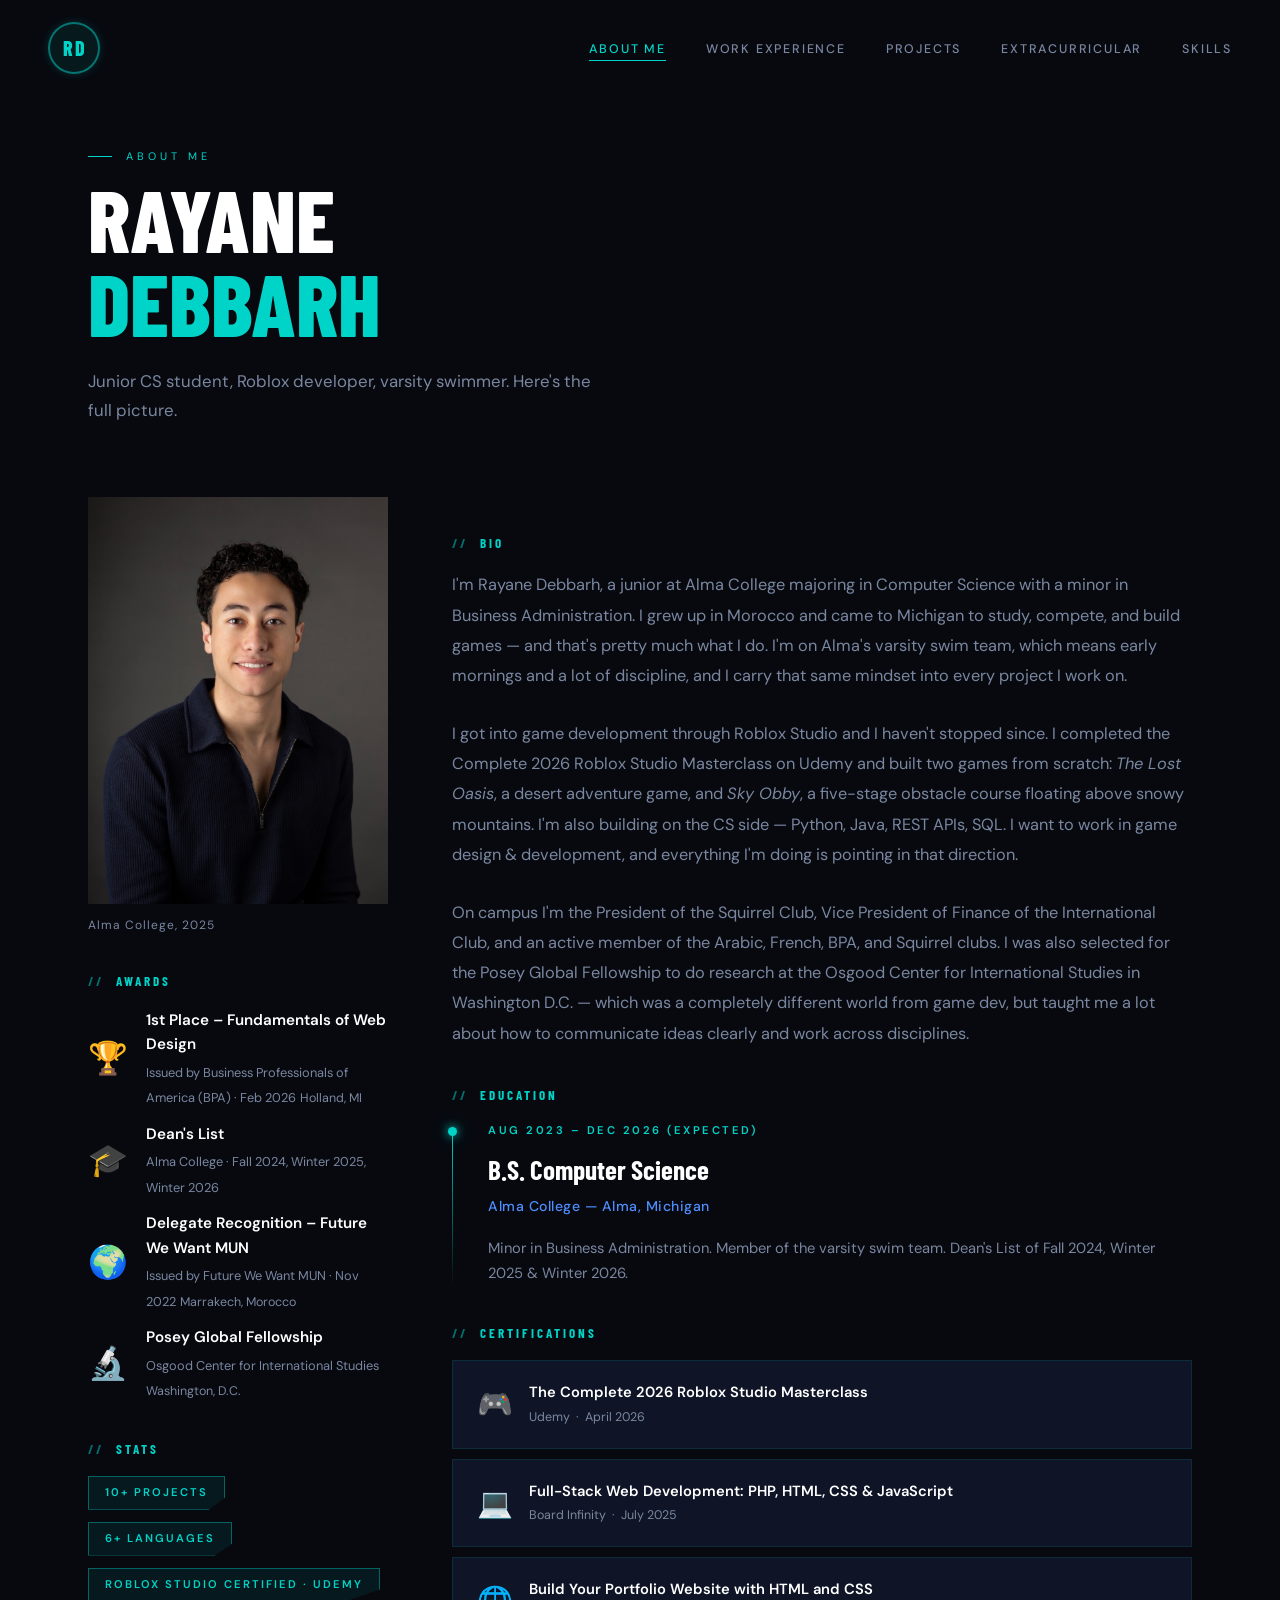
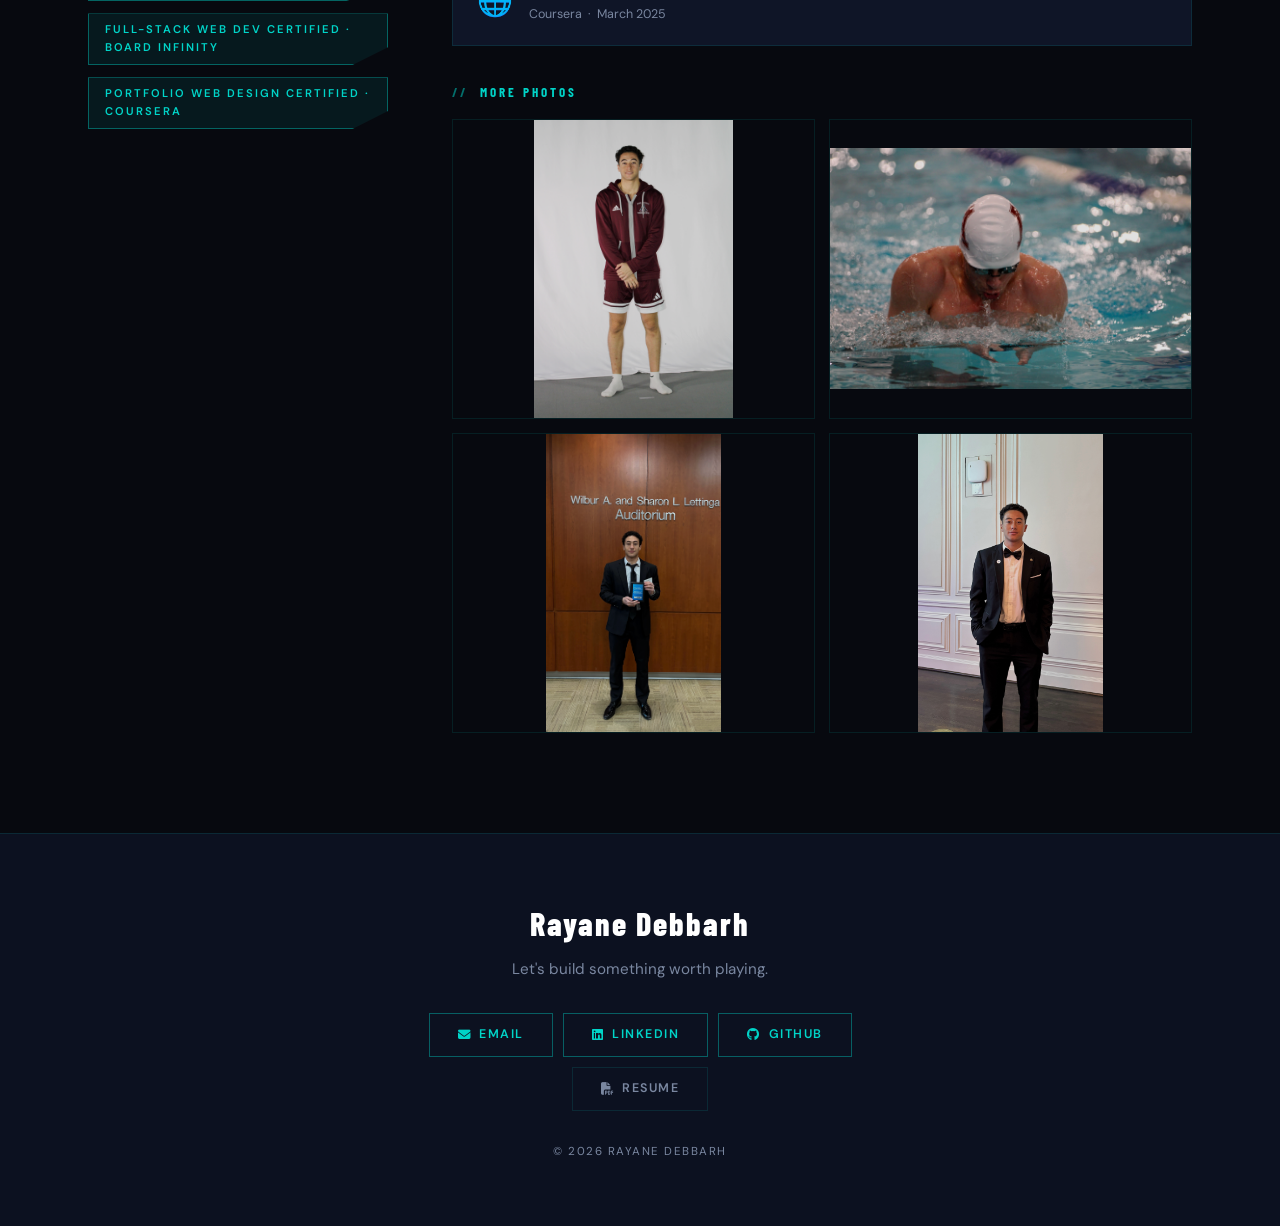
<file: about.html>
<!DOCTYPE html>
<html lang="en">
<head>
  <meta charset="UTF-8" />
  <meta name="viewport" content="width=device-width, initial-scale=1.0" />
  <title>About Me — Rayane Debbarh</title>
  <link rel="icon" type="image/png" href="favicon-96x96.png" sizes="96x96" />
  <link rel="icon" type="image/svg+xml" href="favicon.svg" />
  <link rel="shortcut icon" href="favicon.ico" />
  <link rel="apple-touch-icon" sizes="180x180" href="apple-touch-icon.png" />
  <link rel="stylesheet" href="style.css" />
  <link rel="stylesheet" href="https://cdnjs.cloudflare.com/ajax/libs/font-awesome/6.5.0/css/all.min.css" crossorigin="anonymous" />
</head>
<body>

<div class="page-hero">
  <p class="page-hero-label">About Me</p>
  <h1 class="page-hero-title">RAYANE<br><span class="accent">DEBBARH</span></h1>
  <p class="page-hero-sub">Junior CS student, Roblox developer, varsity swimmer. Here's the full picture.</p>
</div>

<div class="page-content">

  <div class="about-full-grid fade-in">

    <!-- LEFT: Photo column -->
    <div>
      <!-- PRIMARY PHOTO — swap src to change main about portrait -->
      <img src="../uploads/IMG_0826.jpeg" alt="Rayane Debbarh" />
      <p class="about-photo-caption">Alma College, 2025</p>

      <!-- AWARDS block under photo -->
      <p class="about-section-heading">Awards</p>
      <div style="display:flex;flex-direction:column;gap:12px;">
        <div class="award-item">
          <span class="award-icon">🏆</span>
          <div class="award-text">
            <strong>1st Place – Fundamentals of Web Design</strong>
            <span>Issued by Business Professionals of America (BPA) · Feb 2026</span>
            <span style="color:var(--text-muted);font-size:0.78rem;">Holland, MI</span>
          </div>
        </div>
        <div class="award-item">
          <span class="award-icon">🎓</span>
          <div class="award-text">
            <strong>Dean's List</strong>
            <span>Alma College · Fall 2024, Winter 2025, Winter 2026</span>
          </div>
        </div>
        <div class="award-item">
          <span class="award-icon">🌍</span>
          <div class="award-text">
            <strong>Delegate Recognition – Future We Want MUN</strong>
            <span>Issued by Future We Want MUN · Nov 2022</span>
            <span style="color:var(--text-muted);font-size:0.78rem;">Marrakech, Morocco</span>
          </div>
        </div>
        <div class="award-item">
          <span class="award-icon">🔬</span>
          <div class="award-text">
            <strong>Posey Global Fellowship</strong>
            <span>Osgood Center for International Studies</span>
            <span style="color:var(--text-muted);font-size:0.78rem;">Washington, D.C.</span>
          </div>
        </div>
      </div>

      <!-- HUD badges -->
      <p class="about-section-heading">Stats</p>
      <div class="hud-badges" style="flex-direction:column;align-items:flex-start;">
        <span class="hud-badge">10+ Projects</span>
        <span class="hud-badge">6+ Languages</span>
        <span class="hud-badge">Roblox Studio Certified &middot; Udemy</span>
        <span class="hud-badge">Full-Stack Web Dev Certified &middot; Board Infinity</span>
        <span class="hud-badge">Portfolio Web Design Certified &middot; Coursera</span>
      </div>
    </div>

    <!-- RIGHT: Bio column -->
    <div>
      <p class="about-section-heading">Bio</p>
      <p class="about-body-text">
        I'm Rayane Debbarh, a junior at Alma College majoring in Computer Science with a minor in Business Administration. I grew up in Morocco and came to Michigan to study, compete, and build games — and that's pretty much what I do. I'm on Alma's varsity swim team, which means early mornings and a lot of discipline, and I carry that same mindset into every project I work on.
      </p>
      <p class="about-body-text">
        I got into game development through Roblox Studio and I haven't stopped since. I completed the Complete 2026 Roblox Studio Masterclass on Udemy and built two games from scratch: <em>The Lost Oasis</em>, a desert adventure game, and <em>Sky Obby</em>, a five-stage obstacle course floating above snowy mountains. I'm also building on the CS side — Python, Java, REST APIs, SQL. I want to work in game design & development, and everything I'm doing is pointing in that direction.
      </p>
      <p class="about-body-text">
        On campus I'm the President of the Squirrel Club, Vice President of Finance of the International Club, and an active member of the Arabic, French, BPA, and Squirrel clubs. I was also selected for the Posey Global Fellowship to do research at the Osgood Center for International Studies in Washington D.C. — which was a completely different world from game dev, but taught me a lot about how to communicate ideas clearly and work across disciplines.
      </p>

      <p class="about-section-heading">Education</p>
      <div class="timeline" style="margin-top:8px;">
        <div class="timeline-entry">
          <div class="timeline-dot"></div>
          <p class="timeline-date">Aug 2023 – Dec 2026 (Expected)</p>
          <p class="timeline-role">B.S. Computer Science</p>
          <p class="timeline-org">Alma College — Alma, Michigan</p>
          <p class="timeline-desc">Minor in Business Administration. Member of the varsity swim team. Dean's List of Fall 2024, Winter 2025 &amp; Winter 2026.</p>
        </div>
      </div>

      <p class="about-section-heading">Certifications</p>
      <div style="display:flex;flex-direction:column;gap:10px;margin-top:8px;">
        <div class="cert-card">
          <span class="cert-icon">🎮</span>
          <div>
            <p class="cert-name">The Complete 2026 Roblox Studio Masterclass</p>
            <p class="cert-meta">Udemy &nbsp;·&nbsp; April 2026</p>
          </div>
        </div>
        <div class="cert-card">
          <span class="cert-icon">💻</span>
          <div>
            <p class="cert-name">Full-Stack Web Development: PHP, HTML, CSS &amp; JavaScript</p>
            <p class="cert-meta">Board Infinity &nbsp;·&nbsp; July 2025</p>
          </div>
        </div>
        <div class="cert-card">
          <span class="cert-icon">🌐</span>
          <div>
            <p class="cert-name">Build Your Portfolio Website with HTML and CSS</p>
            <p class="cert-meta">Coursera &nbsp;·&nbsp; March 2025</p>
          </div>
        </div>
      </div>

      <p class="about-section-heading">More Photos</p>
      <div style="display:grid;grid-template-columns:repeat(2,1fr);gap:14px;margin-top:12px;">
        <!-- SWIM TEAM UNIFORM — full body shot -->
        <img src="../uploads/IMG_1501.jpeg" alt="Rayane in Alma swim team uniform"
          style="width:100%;height:300px;object-fit:contain;object-position:center top;border:1px solid var(--border);filter:brightness(0.88);" />
        <!-- COMPETITION SWIMMING — in the pool -->
        <img src="../uploads/IMG_1449.jpeg" alt="Rayane competing in the pool"
          style="width:100%;height:300px;object-fit:contain;object-position:center;border:1px solid var(--border);filter:brightness(0.88);" />
        <!-- AWARD CEREMONY — full body at BPA -->
        <img src="../uploads/IMG_1140.jpeg" alt="Rayane at BPA State Conference"
          style="width:100%;height:300px;object-fit:contain;object-position:center top;border:1px solid var(--border);filter:brightness(0.88);" />
        <!-- FORMAL EVENT — full body bow tie -->
        <img src="../uploads/IMG_0907.jpeg" alt="Rayane at campus formal event"
          style="width:100%;height:300px;object-fit:contain;object-position:center top;border:1px solid var(--border);filter:brightness(0.88);" />
      </div>
    </div>

  </div>
</div>

<script src="shared.js?v=3"></script>
</body>
</html>
</file>
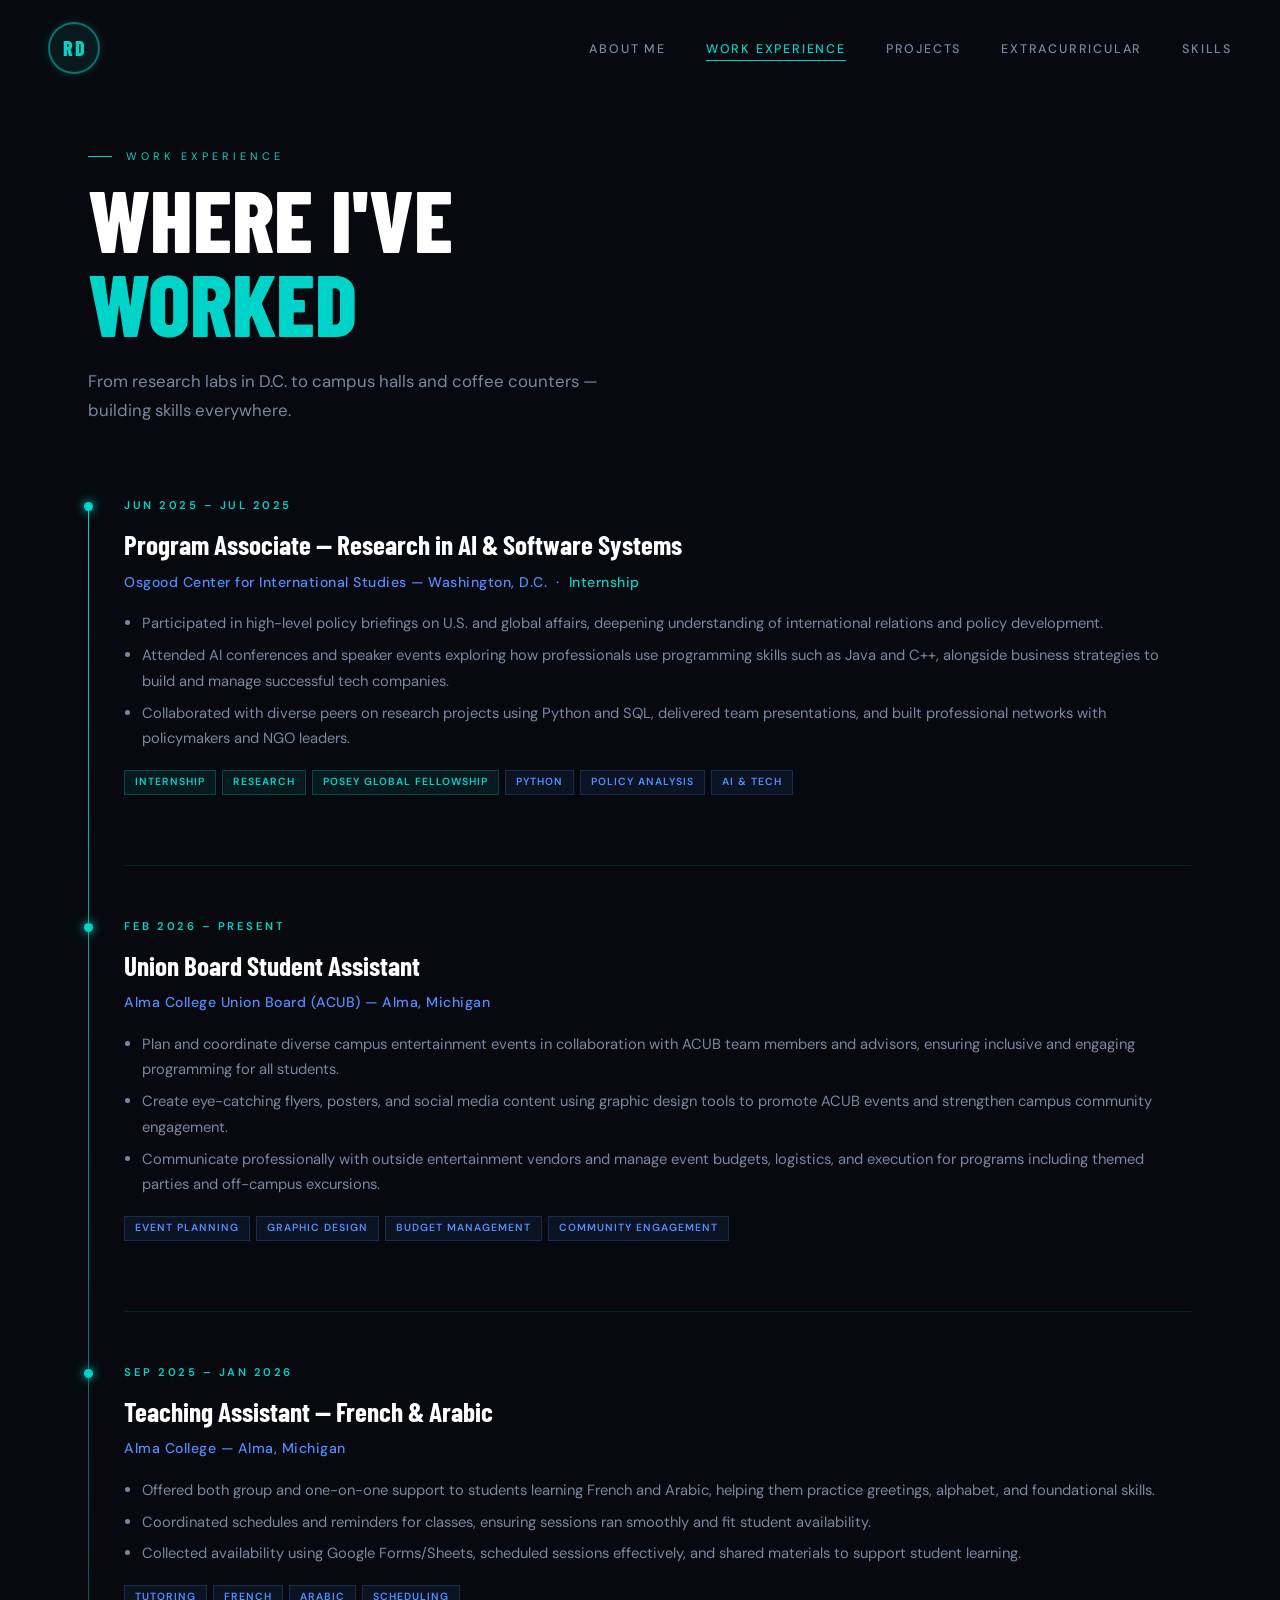
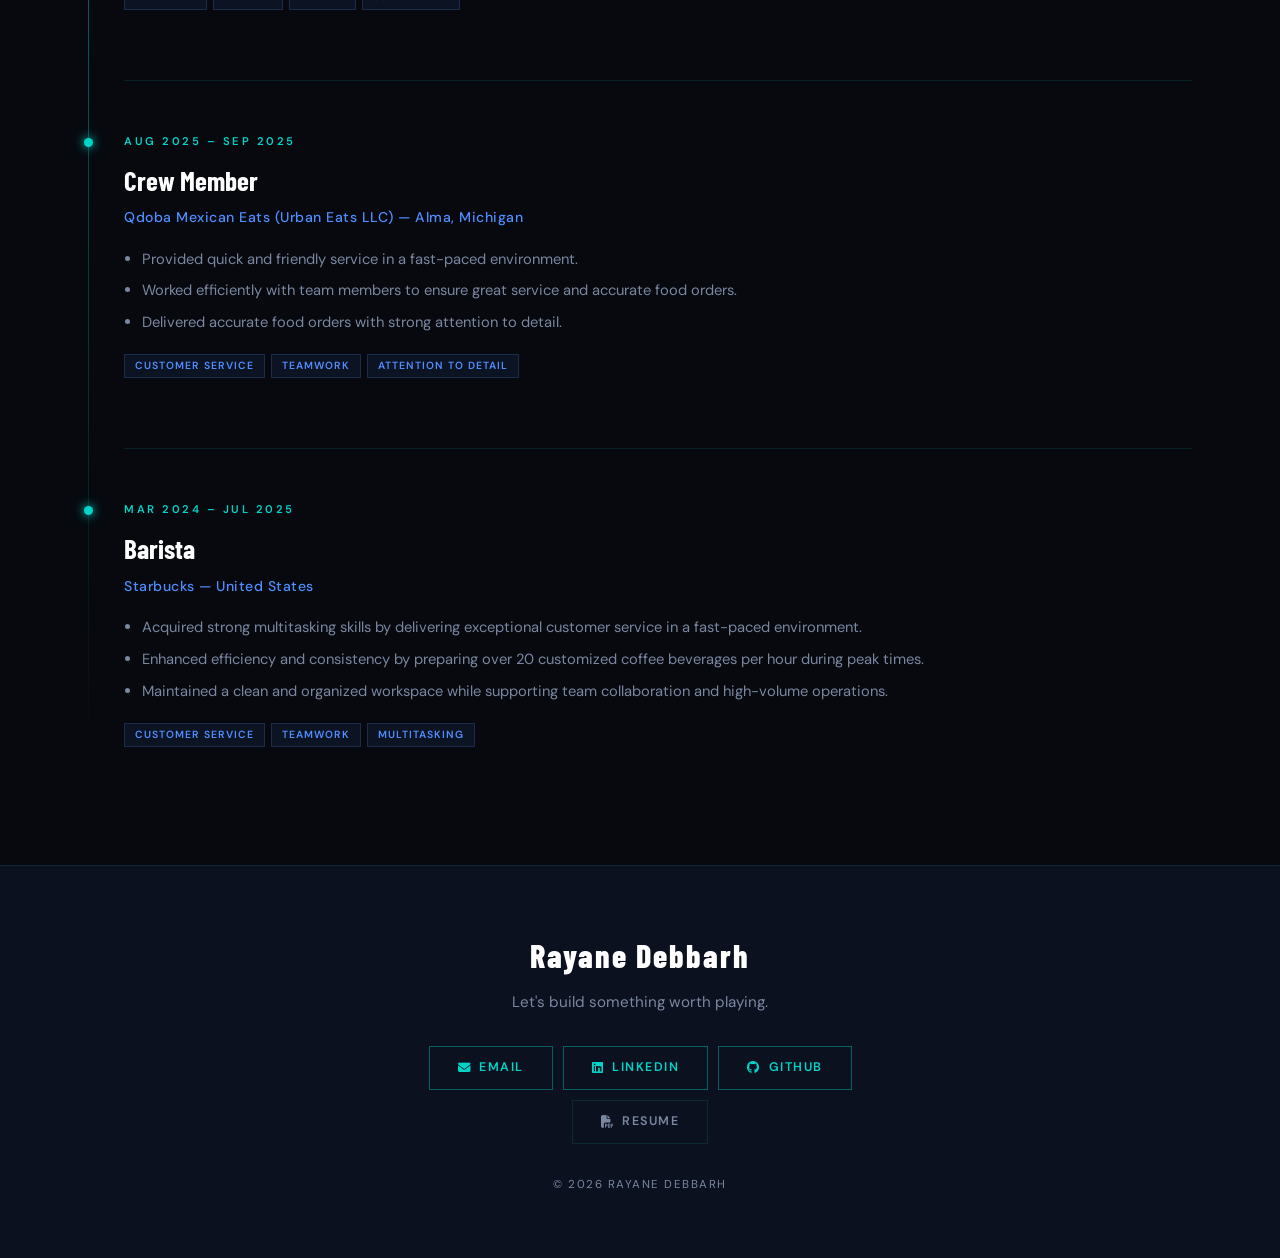
<file: experience.html>
<!DOCTYPE html>
<html lang="en">
<head>
  <meta charset="UTF-8" />
  <meta name="viewport" content="width=device-width, initial-scale=1.0" />
  <title>Work Experience — Rayane Debbarh</title>
  <link rel="icon" type="image/png" href="favicon-96x96.png" sizes="96x96" />
  <link rel="icon" type="image/svg+xml" href="favicon.svg" />
  <link rel="shortcut icon" href="favicon.ico" />
  <link rel="apple-touch-icon" sizes="180x180" href="apple-touch-icon.png" />
  <link rel="stylesheet" href="style.css" />
  <link rel="stylesheet" href="https://cdnjs.cloudflare.com/ajax/libs/font-awesome/6.5.0/css/all.min.css" crossorigin="anonymous" />
</head>
<body>

<div class="page-hero">
  <p class="page-hero-label">Work Experience</p>
  <h1 class="page-hero-title">WHERE I'VE<br><span class="accent">WORKED</span></h1>
  <p class="page-hero-sub">From research labs in D.C. to campus halls and coffee counters — building skills everywhere.</p>
</div>

<div class="page-content">
  <div class="timeline fade-in">

    <!-- 1. Program Associate — Osgood Center — Jun–Jul 2025 (Internship) -->
    <div class="timeline-entry">
      <div class="timeline-dot"></div>
      <p class="timeline-date">Jun 2025 – Jul 2025</p>
      <p class="timeline-role">Program Associate — Research in AI &amp; Software Systems</p>
      <p class="timeline-org">Osgood Center for International Studies — Washington, D.C. &nbsp;·&nbsp; <span style="color:var(--teal);">Internship</span></p>
      <ul class="timeline-bullets">
        <li>Participated in high-level policy briefings on U.S. and global affairs, deepening understanding of international relations and policy development.</li>
        <li>Attended AI conferences and speaker events exploring how professionals use programming skills such as Java and C++, alongside business strategies to build and manage successful tech companies.</li>
        <li>Collaborated with diverse peers on research projects using Python and SQL, delivered team presentations, and built professional networks with policymakers and NGO leaders.</li>
      </ul>
      <div class="tag-list" style="margin-top:18px;">
        <span class="tag teal">Internship</span>
        <span class="tag teal">Research</span>
        <span class="tag teal">Posey Global Fellowship</span>
        <span class="tag">Python</span>
        <span class="tag">Policy Analysis</span>
        <span class="tag">AI &amp; Tech</span>
      </div>
    </div>

    <!-- 2. Union Board Student Assistant — Feb 2026–Present -->
    <div class="timeline-entry">
      <div class="timeline-dot"></div>
      <p class="timeline-date">Feb 2026 – Present</p>
      <p class="timeline-role">Union Board Student Assistant</p>
      <p class="timeline-org">Alma College Union Board (ACUB) — Alma, Michigan</p>
      <ul class="timeline-bullets">
        <li>Plan and coordinate diverse campus entertainment events in collaboration with ACUB team members and advisors, ensuring inclusive and engaging programming for all students.</li>
        <li>Create eye-catching flyers, posters, and social media content using graphic design tools to promote ACUB events and strengthen campus community engagement.</li>
        <li>Communicate professionally with outside entertainment vendors and manage event budgets, logistics, and execution for programs including themed parties and off-campus excursions.</li>
      </ul>
      <div class="tag-list" style="margin-top:18px;">
        <span class="tag">Event Planning</span>
        <span class="tag">Graphic Design</span>
        <span class="tag">Budget Management</span>
        <span class="tag">Community Engagement</span>
      </div>
    </div>

    <!-- 3. Teaching Assistant French & Arabic — Sep 2025–Jan 2026 -->
    <div class="timeline-entry">
      <div class="timeline-dot"></div>
      <p class="timeline-date">Sep 2025 – Jan 2026</p>
      <p class="timeline-role">Teaching Assistant — French &amp; Arabic</p>
      <p class="timeline-org">Alma College — Alma, Michigan</p>
      <ul class="timeline-bullets">
        <li>Offered both group and one-on-one support to students learning French and Arabic, helping them practice greetings, alphabet, and foundational skills.</li>
        <li>Coordinated schedules and reminders for classes, ensuring sessions ran smoothly and fit student availability.</li>
        <li>Collected availability using Google Forms/Sheets, scheduled sessions effectively, and shared materials to support student learning.</li>
      </ul>
      <div class="tag-list" style="margin-top:18px;">
        <span class="tag">Tutoring</span>
        <span class="tag">French</span>
        <span class="tag">Arabic</span>
        <span class="tag">Scheduling</span>
      </div>
    </div>

    <!-- 4. Qdoba Crew Member — Aug–Sep 2025 -->
    <div class="timeline-entry">
      <div class="timeline-dot"></div>
      <p class="timeline-date">Aug 2025 – Sep 2025</p>
      <p class="timeline-role">Crew Member</p>
      <p class="timeline-org">Qdoba Mexican Eats (Urban Eats LLC) — Alma, Michigan</p>
      <ul class="timeline-bullets">
        <li>Provided quick and friendly service in a fast-paced environment.</li>
        <li>Worked efficiently with team members to ensure great service and accurate food orders.</li>
        <li>Delivered accurate food orders with strong attention to detail.</li>
      </ul>
      <div class="tag-list" style="margin-top:18px;">
        <span class="tag">Customer Service</span>
        <span class="tag">Teamwork</span>
        <span class="tag">Attention to Detail</span>
      </div>
    </div>

    <!-- 5. Barista — Starbucks — Mar 2024–Jul 2025 -->
    <div class="timeline-entry">
      <div class="timeline-dot"></div>
      <p class="timeline-date">Mar 2024 – Jul 2025</p>
      <p class="timeline-role">Barista</p>
      <p class="timeline-org">Starbucks — United States</p>
      <ul class="timeline-bullets">
        <li>Acquired strong multitasking skills by delivering exceptional customer service in a fast-paced environment.</li>
        <li>Enhanced efficiency and consistency by preparing over 20 customized coffee beverages per hour during peak times.</li>
        <li>Maintained a clean and organized workspace while supporting team collaboration and high-volume operations.</li>
      </ul>
      <div class="tag-list" style="margin-top:18px;">
        <span class="tag">Customer Service</span>
        <span class="tag">Teamwork</span>
        <span class="tag">Multitasking</span>
      </div>
    </div>

  </div>
</div>

<script src="shared.js?v=3"></script>
</body>
</html>
</file>
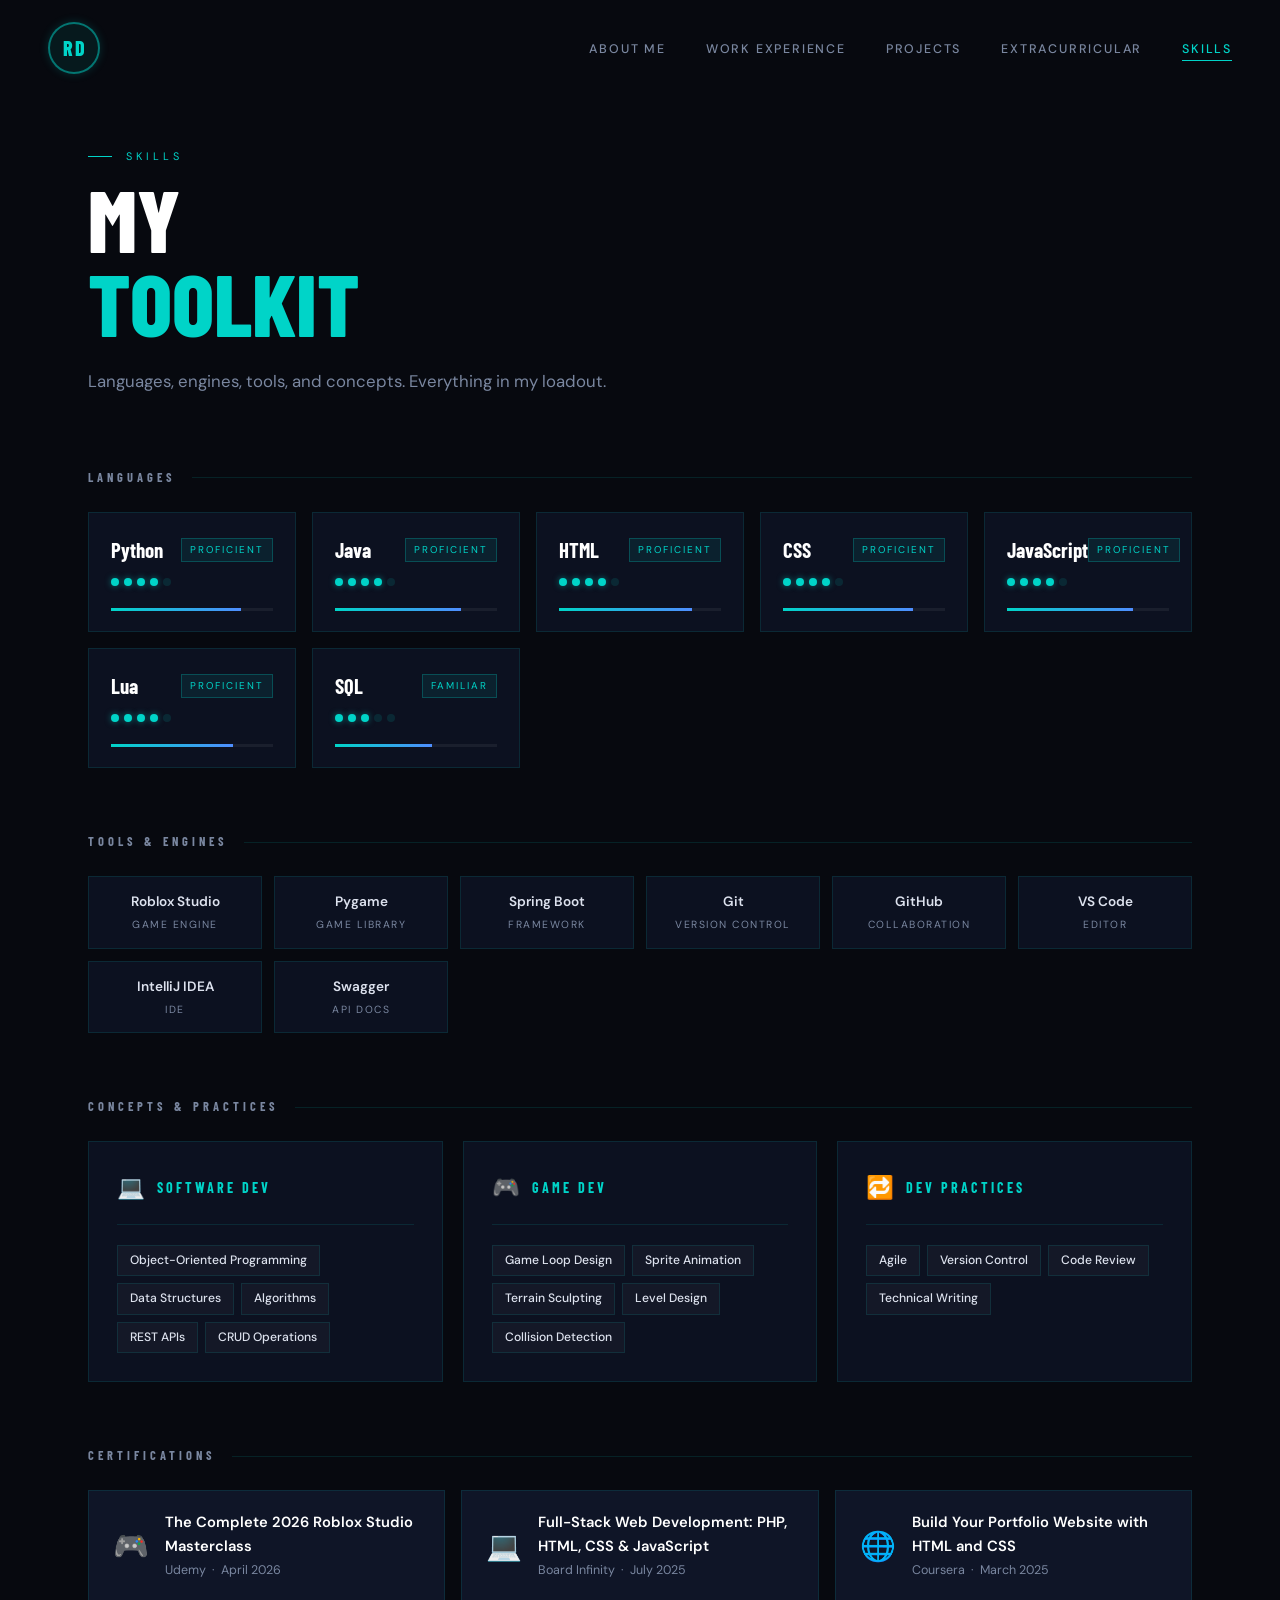
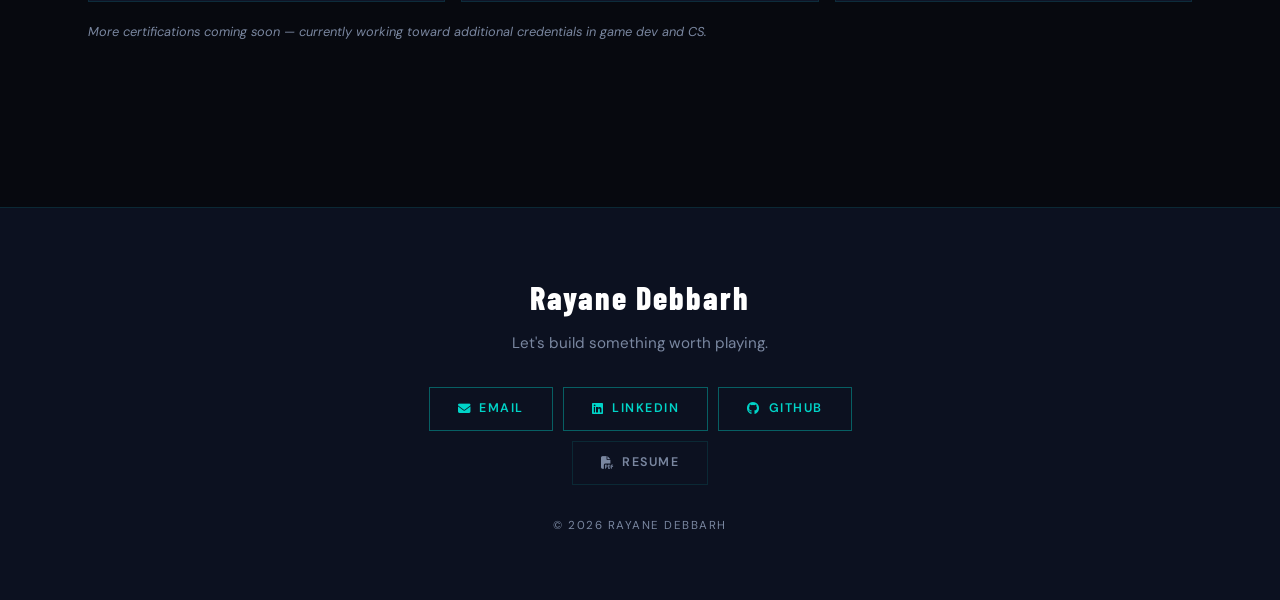
<file: skills.html>
<!DOCTYPE html>
<html lang="en">
<head>
  <meta charset="UTF-8" />
  <meta name="viewport" content="width=device-width, initial-scale=1.0" />
  <title>Skills — Rayane Debbarh</title>
  <link rel="icon" type="image/png" href="favicon-96x96.png" sizes="96x96" />
  <link rel="icon" type="image/svg+xml" href="favicon.svg" />
  <link rel="shortcut icon" href="favicon.ico" />
  <link rel="apple-touch-icon" sizes="180x180" href="apple-touch-icon.png" />
  <link rel="stylesheet" href="style.css" />
  <link rel="stylesheet" href="https://cdnjs.cloudflare.com/ajax/libs/font-awesome/6.5.0/css/all.min.css" crossorigin="anonymous" />
  <style>
    .skill-bar-wrap { margin-top: 10px; }
    .skill-bar-row { margin-bottom: 14px; }
    .skill-bar-label { display: flex; justify-content: space-between; font-size: 0.8rem; color: var(--text-muted); margin-bottom: 6px; }
    .skill-bar-label span:last-child { color: var(--teal); font-weight: 600; }
    .skill-bar-track { height: 3px; background: rgba(255,255,255,0.06); position: relative; overflow: hidden; }
    .skill-bar-fill {
      position: absolute; left: 0; top: 0; height: 100%;
      background: linear-gradient(90deg, var(--teal), var(--blue));
      width: 0; transition: width 1.2s cubic-bezier(0.4,0,0.2,1);
    }
    .skill-bar-fill.animated { width: var(--pct); }

    .cert-grid { display: grid; grid-template-columns: repeat(auto-fill, minmax(300px, 1fr)); gap: 16px; margin-top: 8px; }

    .inventory-section { margin-bottom: 64px; }
    .inventory-section-title {
      font-family: var(--heading); font-size: 0.78rem; font-weight: 700;
      letter-spacing: 4px; text-transform: uppercase; color: var(--text-muted);
      margin-bottom: 24px; display: flex; align-items: center; gap: 16px;
    }
    .inventory-section-title::after { content: ''; flex: 1; height: 1px; background: var(--border); }

    .lang-grid { display: grid; grid-template-columns: repeat(auto-fill, minmax(200px, 1fr)); gap: 16px; }
    .lang-card {
      background: var(--bg-card); border: 1px solid var(--border); padding: 20px 22px;
      transition: border-color 0.22s, transform 0.22s;
      display: flex; flex-direction: column; gap: 12px;
    }
    .lang-card:hover { border-color: var(--teal); transform: translateY(-2px); }
    .lang-card-top { display: flex; align-items: center; justify-content: space-between; }
    .lang-name { font-family: var(--heading); font-size: 1.3rem; font-weight: 700; color: #fff; }
    .lang-level {
      font-size: 0.62rem; letter-spacing: 2px; text-transform: uppercase;
      padding: 3px 8px; background: var(--teal-dim); color: var(--teal);
      border: 1px solid rgba(0,212,200,0.25);
    }
    .lang-dots { display: flex; gap: 5px; }
    .lang-dot { width: 8px; height: 8px; border-radius: 50%; background: var(--border); transition: background 0.2s; }
    .lang-dot.filled { background: var(--teal); box-shadow: 0 0 6px rgba(0,212,200,0.5); }

    .tools-grid { display: grid; grid-template-columns: repeat(auto-fill, minmax(160px, 1fr)); gap: 12px; }
    .tool-pill {
      background: var(--bg-card); border: 1px solid var(--border);
      padding: 14px 16px; text-align: center; transition: border-color 0.22s, background 0.22s;
    }
    .tool-pill:hover { border-color: rgba(0,212,200,0.4); background: var(--teal-dim); }
    .tool-pill-name { font-size: 0.85rem; font-weight: 600; color: var(--text); display: block; }
    .tool-pill-type { font-size: 0.65rem; letter-spacing: 1.5px; text-transform: uppercase; color: var(--text-muted); margin-top: 4px; display: block; }
  </style>
</head>
<body>

<div class="page-hero">
  <p class="page-hero-label">Skills</p>
  <h1 class="page-hero-title">MY<br><span class="accent">TOOLKIT</span></h1>
  <p class="page-hero-sub">Languages, engines, tools, and concepts. Everything in my loadout.</p>
</div>

<div class="page-content">

  <!-- ── LANGUAGES ─────────────────────────────────── -->
  <div class="inventory-section fade-in">
    <p class="inventory-section-title">Languages</p>
    <div class="lang-grid">

      <div class="lang-card">
        <div class="lang-card-top">
          <span class="lang-name">Python</span>
          <span class="lang-level">Proficient</span>
        </div>
        <div class="lang-dots">
          <span class="lang-dot filled"></span><span class="lang-dot filled"></span>
          <span class="lang-dot filled"></span><span class="lang-dot filled"></span>
          <span class="lang-dot"></span>
        </div>
        <div class="skill-bar-wrap">
          <div class="skill-bar-track"><div class="skill-bar-fill" style="--pct:80%"></div></div>
        </div>
      </div>

      <div class="lang-card">
        <div class="lang-card-top">
          <span class="lang-name">Java</span>
          <span class="lang-level">Proficient</span>
        </div>
        <div class="lang-dots">
          <span class="lang-dot filled"></span><span class="lang-dot filled"></span>
          <span class="lang-dot filled"></span><span class="lang-dot filled"></span>
          <span class="lang-dot"></span>
        </div>
        <div class="skill-bar-wrap">
          <div class="skill-bar-track"><div class="skill-bar-fill" style="--pct:78%"></div></div>
        </div>
      </div>

      <div class="lang-card">
        <div class="lang-card-top">
          <span class="lang-name">HTML</span>
          <span class="lang-level">Proficient</span>
        </div>
        <div class="lang-dots">
          <span class="lang-dot filled"></span><span class="lang-dot filled"></span>
          <span class="lang-dot filled"></span><span class="lang-dot filled"></span>
          <span class="lang-dot"></span>
        </div>
        <div class="skill-bar-wrap">
          <div class="skill-bar-track"><div class="skill-bar-fill" style="--pct:82%"></div></div>
        </div>
      </div>

      <div class="lang-card">
        <div class="lang-card-top">
          <span class="lang-name">CSS</span>
          <span class="lang-level">Proficient</span>
        </div>
        <div class="lang-dots">
          <span class="lang-dot filled"></span><span class="lang-dot filled"></span>
          <span class="lang-dot filled"></span><span class="lang-dot filled"></span>
          <span class="lang-dot"></span>
        </div>
        <div class="skill-bar-wrap">
          <div class="skill-bar-track"><div class="skill-bar-fill" style="--pct:80%"></div></div>
        </div>
      </div>

      <div class="lang-card">
        <div class="lang-card-top">
          <span class="lang-name">JavaScript</span>
          <span class="lang-level">Proficient</span>
        </div>
        <div class="lang-dots">
          <span class="lang-dot filled"></span><span class="lang-dot filled"></span>
          <span class="lang-dot filled"></span><span class="lang-dot filled"></span>
          <span class="lang-dot"></span>
        </div>
        <div class="skill-bar-wrap">
          <div class="skill-bar-track"><div class="skill-bar-fill" style="--pct:78%"></div></div>
        </div>
      </div>

      <div class="lang-card">
        <div class="lang-card-top">
          <span class="lang-name">Lua</span>
          <span class="lang-level">Proficient</span>
        </div>
        <div class="lang-dots">
          <span class="lang-dot filled"></span><span class="lang-dot filled"></span>
          <span class="lang-dot filled"></span><span class="lang-dot filled"></span>
          <span class="lang-dot"></span>
        </div>
        <div class="skill-bar-wrap">
          <div class="skill-bar-track"><div class="skill-bar-fill" style="--pct:75%"></div></div>
        </div>
      </div>

      <div class="lang-card">
        <div class="lang-card-top">
          <span class="lang-name">SQL</span>
          <span class="lang-level">Familiar</span>
        </div>
        <div class="lang-dots">
          <span class="lang-dot filled"></span><span class="lang-dot filled"></span>
          <span class="lang-dot filled"></span><span class="lang-dot"></span>
          <span class="lang-dot"></span>
        </div>
        <div class="skill-bar-wrap">
          <div class="skill-bar-track"><div class="skill-bar-fill" style="--pct:60%"></div></div>
        </div>
      </div>

    </div>
  </div>

  <!-- ── TOOLS & ENGINES ──────────────────────────── -->
  <div class="inventory-section fade-in">
    <p class="inventory-section-title">Tools &amp; Engines</p>
    <div class="tools-grid">
      <div class="tool-pill"><span class="tool-pill-name">Roblox Studio</span><span class="tool-pill-type">Game Engine</span></div>
      <div class="tool-pill"><span class="tool-pill-name">Pygame</span><span class="tool-pill-type">Game Library</span></div>
      <div class="tool-pill"><span class="tool-pill-name">Spring Boot</span><span class="tool-pill-type">Framework</span></div>
      <div class="tool-pill"><span class="tool-pill-name">Git</span><span class="tool-pill-type">Version Control</span></div>
      <div class="tool-pill"><span class="tool-pill-name">GitHub</span><span class="tool-pill-type">Collaboration</span></div>
      <div class="tool-pill"><span class="tool-pill-name">VS Code</span><span class="tool-pill-type">Editor</span></div>
      <div class="tool-pill"><span class="tool-pill-name">IntelliJ IDEA</span><span class="tool-pill-type">IDE</span></div>
      <div class="tool-pill"><span class="tool-pill-name">Swagger</span><span class="tool-pill-type">API Docs</span></div>
    </div>
  </div>

  <!-- ── CONCEPTS ──────────────────────────────────── -->
  <div class="inventory-section fade-in">
    <p class="inventory-section-title">Concepts &amp; Practices</p>
    <div class="skills-tree">
      <div class="skills-node">
        <div class="skills-node-head">
          <span class="skills-node-icon">💻</span>
          <span class="skills-node-title">Software Dev</span>
        </div>
        <div class="skill-pills">
          <span class="skill-pill">Object-Oriented Programming</span>
          <span class="skill-pill">Data Structures</span>
          <span class="skill-pill">Algorithms</span>
          <span class="skill-pill">REST APIs</span>
          <span class="skill-pill">CRUD Operations</span>
        </div>
      </div>
      <div class="skills-node">
        <div class="skills-node-head">
          <span class="skills-node-icon">🎮</span>
          <span class="skills-node-title">Game Dev</span>
        </div>
        <div class="skill-pills">
          <span class="skill-pill">Game Loop Design</span>
          <span class="skill-pill">Sprite Animation</span>
          <span class="skill-pill">Terrain Sculpting</span>
          <span class="skill-pill">Level Design</span>
          <span class="skill-pill">Collision Detection</span>
        </div>
      </div>
      <div class="skills-node">
        <div class="skills-node-head">
          <span class="skills-node-icon">🔁</span>
          <span class="skills-node-title">Dev Practices</span>
        </div>
        <div class="skill-pills">
          <span class="skill-pill">Agile</span>
          <span class="skill-pill">Version Control</span>
          <span class="skill-pill">Code Review</span>
          <span class="skill-pill">Technical Writing</span>
        </div>
      </div>
    </div>
  </div>

  <!-- ── CERTIFICATIONS ────────────────────────────── -->
  <div class="inventory-section fade-in">
    <p class="inventory-section-title">Certifications</p>
    <div class="cert-grid">
      <div class="cert-card">
        <span class="cert-icon">🎮</span>
        <div>
          <p class="cert-name">The Complete 2026 Roblox Studio Masterclass</p>
          <p class="cert-meta">Udemy &nbsp;·&nbsp; April 2026</p>
        </div>
      </div>
      <div class="cert-card">
        <span class="cert-icon">💻</span>
        <div>
          <p class="cert-name">Full-Stack Web Development: PHP, HTML, CSS &amp; JavaScript</p>
          <p class="cert-meta">Board Infinity &nbsp;·&nbsp; July 2025</p>
        </div>
      </div>
      <div class="cert-card">
        <span class="cert-icon">🌐</span>
        <div>
          <p class="cert-name">Build Your Portfolio Website with HTML and CSS</p>
          <p class="cert-meta">Coursera &nbsp;·&nbsp; March 2025</p>
        </div>
      </div>
    </div>
    <p style="color:var(--text-muted);font-size:0.8rem;margin-top:20px;font-style:italic;">
      More certifications coming soon — currently working toward additional credentials in game dev and CS.
    </p>
  </div>

</div>

<script src="shared.js?v=3"></script>

<script>
  // Animate skill bars when visible
  document.addEventListener('DOMContentLoaded', function () {
    var bars = document.querySelectorAll('.skill-bar-fill');
    var barObserver = new IntersectionObserver(function (entries) {
      entries.forEach(function (e) {
        if (e.isIntersecting) {
          setTimeout(function () { e.target.classList.add('animated'); }, 200);
          barObserver.unobserve(e.target);
        }
      });
    }, { threshold: 0.2 });
    bars.forEach(function (b) { barObserver.observe(b); });
  });
</script>
</body>
</html>
</file>
<file: style.css>
@import url('https://fonts.googleapis.com/css2?family=Barlow+Condensed:wght@400;600;700;800&family=DM+Sans:ital,opsz,wght@0,9..40,300;0,9..40,400;0,9..40,500;0,9..40,600;1,9..40,400&display=swap');

:root {
  --bg: #07090f;
  --bg-card: #0c1120;
  --bg-card-2: #0f1527;
  --border: rgba(0,212,200,0.12);
  --teal: #00d4c8;
  --teal-dim: rgba(0,212,200,0.08);
  --blue: #4f8eff;
  --text: #dde2ee;
  --text-muted: #7a87a0;
  --heading: 'Barlow Condensed', sans-serif;
  --body: 'DM Sans', sans-serif;
}

*, *::before, *::after { margin: 0; padding: 0; box-sizing: border-box; }
html { scroll-behavior: smooth; }
body { background: var(--bg); color: var(--text); font-family: var(--body); line-height: 1.6; overflow-x: hidden; }
img { display: block; max-width: 100%; }
a { color: inherit; }

/* ─── NAVBAR ─────────────────────────────────────────────── */
.navbar {
  position: fixed; top: 0; left: 0; right: 0; z-index: 200;
  padding: 22px 48px;
  transition: background 0.35s, padding 0.35s, border-color 0.35s;
  border-bottom: 1px solid transparent;
}
.navbar.scrolled {
  background: rgba(7,9,15,0.90);
  backdrop-filter: blur(20px);
  padding: 14px 48px;
  border-bottom-color: var(--border);
}
.nav-inner { max-width: 1200px; margin: 0 auto; display: flex; align-items: center; justify-content: space-between; }
.nav-logo {
  font-family: var(--heading); font-size: 1.5rem; font-weight: 800;
  color: var(--teal); text-decoration: none; letter-spacing: 3px;
}
.nav-links { display: flex; gap: 40px; list-style: none; }
.nav-links a {
  color: var(--text-muted); text-decoration: none;
  font-size: 0.78rem; font-weight: 500; letter-spacing: 1.8px; text-transform: uppercase;
  transition: color 0.2s; position: relative; padding-bottom: 2px;
}
.nav-links a::after {
  content: ''; position: absolute; bottom: -2px; left: 0; width: 0; height: 1px;
  background: var(--teal); transition: width 0.25s;
}
.nav-links a:hover, .nav-links a.active { color: var(--teal); }
.nav-links a:hover::after, .nav-links a.active::after { width: 100%; }
.nav-hamburger { display: none; background: none; border: 1px solid var(--border); color: var(--text); width: 36px; height: 36px; cursor: pointer; font-size: 1rem; transition: border-color 0.2s; }
.nav-hamburger:hover { border-color: var(--teal); color: var(--teal); }

/* ─── BUTTONS ─────────────────────────────────────────────── */
.btn {
  display: inline-flex; align-items: center; gap: 8px;
  padding: 11px 28px; font-family: var(--body); font-size: 0.78rem;
  font-weight: 600; letter-spacing: 1.5px; text-transform: uppercase;
  text-decoration: none; cursor: pointer; border: none; transition: all 0.22s;
}
.btn-primary {
  background: var(--teal); color: #07090f;
  clip-path: polygon(0 0, 100% 0, 100% 72%, 93% 100%, 0 100%);
}
.btn-primary:hover { background: #00ece4; transform: translateY(-2px); }
.btn-outline {
  background: transparent; color: var(--teal);
  border: 1px solid rgba(0,212,200,0.4);
}
.btn-outline:hover { background: var(--teal-dim); border-color: var(--teal); }
.btn-ghost { background: transparent; color: var(--text-muted); border: 1px solid var(--border); }
.btn-ghost:hover { color: var(--text); border-color: rgba(255,255,255,0.2); }

/* ─── HERO ─────────────────────────────────────────────────── */
.hero {
  position: relative; min-height: 100vh;
  display: flex; align-items: center; overflow: hidden;
}
#hero-canvas { position: absolute; inset: 0; z-index: 0; }
.hero-scanlines {
  position: absolute; inset: 0; z-index: 1; pointer-events: none;
  background-image: repeating-linear-gradient(0deg, transparent, transparent 3px, rgba(0,0,0,0.08) 3px, rgba(0,0,0,0.08) 4px);
}
.hero-grid-overlay {
  position: absolute; inset: 0; z-index: 1; pointer-events: none;
  background-image: linear-gradient(rgba(0,212,200,0.025) 1px, transparent 1px), linear-gradient(90deg, rgba(0,212,200,0.025) 1px, transparent 1px);
  background-size: 64px 64px;
}
.hero-inner {
  position: relative; z-index: 2;
  max-width: 1200px; margin: 0 auto; padding: 0 48px;
  display: flex; align-items: center; gap: 80px; width: 100%;
}
.hero-text { flex: 1; }
.hero-eyebrow {
  font-size: 0.7rem; font-weight: 600; letter-spacing: 4px; text-transform: uppercase;
  color: var(--teal); margin-bottom: 18px;
  display: flex; align-items: center; gap: 14px;
}
.hero-eyebrow::before { content: ''; width: 32px; height: 1px; background: var(--teal); flex-shrink: 0; }
.hero-name {
  font-family: var(--heading); font-size: clamp(3.8rem, 8.5vw, 7.5rem);
  font-weight: 800; line-height: 0.93; letter-spacing: -1px; color: #fff; margin-bottom: 14px;
}
.hero-name .accent { color: var(--teal); }
.hero-title {
  font-family: var(--heading); font-size: clamp(1.1rem, 2.5vw, 1.7rem);
  font-weight: 600; color: var(--blue); letter-spacing: 3px; text-transform: uppercase; margin-bottom: 26px;
}
.hero-tagline { font-size: 1.05rem; color: var(--text-muted); max-width: 440px; margin-bottom: 42px; line-height: 1.75; text-wrap: pretty; }
.hero-cta { display: flex; gap: 14px; flex-wrap: wrap; }
.hero-photo { flex-shrink: 0; width: 320px; }
.hero-photo-frame {
  position: relative;
  width: 100%;
}
.hero-photo-frame img {
  width: 100%; max-height: 420px; object-fit: contain;
  filter: grayscale(12%) contrast(1.05);
  clip-path: polygon(0 0, 100% 0, 100% 87%, 87% 100%, 0 100%);
  border: 1px solid var(--border); background: transparent;
}
.hero-photo-frame::after {
  content: ''; position: absolute; bottom: -8px; right: -8px;
  width: 100%; height: 100%;
  border: 1px solid rgba(0,212,200,0.2);
  clip-path: polygon(0 0, 100% 0, 100% 87%, 87% 100%, 0 100%);
  z-index: -1;
}

/* ─── SECTION SHARED ─────────────────────────────────────── */
.section { padding: 100px 48px; max-width: 1200px; margin: 0 auto; }
.section-header { margin-bottom: 56px; }
.section-label {
  font-size: 0.68rem; font-weight: 600; letter-spacing: 4px;
  text-transform: uppercase; color: var(--teal); margin-bottom: 10px;
}
.section-title {
  font-family: var(--heading); font-size: clamp(2rem, 5vw, 3.6rem);
  font-weight: 800; color: #fff; line-height: 0.97; letter-spacing: -0.5px;
}
.section-title .accent { color: var(--teal); }
.section-rule { width: 56px; height: 2px; background: linear-gradient(90deg, var(--teal), transparent); margin-top: 16px; }
.section-footer { margin-top: 50px; display: flex; justify-content: center; }

/* ─── FADE IN ─────────────────────────────────────────────── */
.fade-in { opacity: 0; transform: translateY(28px); transition: opacity 0.65s ease, transform 0.65s ease; }
.fade-in.visible { opacity: 1; transform: none; }
.fade-in.delay-1 { transition-delay: 0.1s; }
.fade-in.delay-2 { transition-delay: 0.2s; }
.fade-in.delay-3 { transition-delay: 0.3s; }

/* ─── ABOUT PREVIEW ──────────────────────────────────────── */
.about-preview-grid { display: grid; grid-template-columns: 260px 1fr; gap: 56px; align-items: center; }
.about-preview-photo img {
  width: 100%; max-height: 340px; object-fit: contain;
  background: #000;
  clip-path: polygon(0 0, 100% 0, 100% 88%, 88% 100%, 0 100%);
  border: 1px solid var(--border); filter: grayscale(10%);
}
.about-bio { font-size: 1.02rem; color: var(--text-muted); line-height: 1.82; margin-bottom: 28px; text-wrap: pretty; }
.hud-badges { display: flex; gap: 12px; flex-wrap: wrap; margin-bottom: 28px; }
.hud-badge {
  padding: 7px 16px; border: 1px solid rgba(0,212,200,0.4); color: var(--teal);
  font-size: 0.7rem; font-weight: 600; letter-spacing: 2px; text-transform: uppercase;
  background: var(--teal-dim);
  clip-path: polygon(0 0, 100% 0, 100% 65%, 88% 100%, 0 100%);
}

/* ─── AWARDS STRIP ───────────────────────────────────────── */
.awards-strip {
  background: var(--bg-card); border-top: 1px solid var(--border); border-bottom: 1px solid var(--border);
  padding: 44px 48px;
}
.awards-strip-inner { max-width: 1200px; margin: 0 auto; display: flex; gap: 64px; flex-wrap: wrap; align-items: center; }
.award-item { display: flex; align-items: center; gap: 18px; }
.award-icon { font-size: 2rem; }
.award-text strong { display: block; color: #fff; font-weight: 600; font-size: 0.95rem; margin-bottom: 2px; }
.award-text span { color: var(--text-muted); font-size: 0.8rem; }

/* ─── TIMELINE ───────────────────────────────────────────── */
.timeline { position: relative; padding-left: 36px; }
.timeline::before {
  content: ''; position: absolute; left: 0; top: 8px; bottom: 0; width: 1px;
  background: linear-gradient(to bottom, var(--teal) 0%, transparent 100%);
}
.timeline-entry { position: relative; margin-bottom: 52px; padding-bottom: 52px; border-bottom: 1px solid var(--border); }
.timeline-entry:last-child { border-bottom: none; margin-bottom: 0; padding-bottom: 0; }
.timeline-dot {
  position: absolute; left: -40px; top: 5px;
  width: 9px; height: 9px; border-radius: 50%;
  background: var(--teal); box-shadow: 0 0 10px var(--teal), 0 0 20px rgba(0,212,200,0.3);
}
.timeline-date { font-size: 0.7rem; font-weight: 600; letter-spacing: 2.5px; text-transform: uppercase; color: var(--teal); margin-bottom: 8px; }
.timeline-role { font-family: var(--heading); font-size: 1.7rem; font-weight: 700; color: #fff; margin-bottom: 4px; }
.timeline-org { color: var(--blue); font-size: 0.88rem; font-weight: 500; margin-bottom: 18px; letter-spacing: 0.5px; }
.timeline-desc { color: var(--text-muted); font-size: 0.92rem; line-height: 1.75; }
.timeline-bullets { color: var(--text-muted); font-size: 0.92rem; line-height: 1.75; padding-left: 18px; }
.timeline-bullets li { margin-bottom: 6px; }

/* ─── PROJECT CARDS ──────────────────────────────────────── */
.projects-grid { display: grid; grid-template-columns: repeat(2, 1fr); gap: 24px; }
.projects-grid.three-col { grid-template-columns: repeat(3, 1fr); }
.project-card {
  background: var(--bg-card); border: 1px solid var(--border);
  overflow: hidden; transition: border-color 0.25s, transform 0.25s, box-shadow 0.25s;
  position: relative; display: flex; flex-direction: column;
}
.project-card:hover {
  border-color: var(--teal); transform: translateY(-4px);
  box-shadow: 0 16px 48px rgba(0,212,200,0.1);
}
.project-card.featured { grid-column: span 1; }
.project-thumb {
  width: 100%; height: 220px; object-fit: contain;
  background: #000; display: block;
  filter: brightness(0.82); transition: filter 0.3s;
}
.project-card:hover .project-thumb { filter: brightness(0.97); }
.project-thumb-placeholder {
  width: 100%; height: 200px;
  background: repeating-linear-gradient(45deg, #0d1221, #0d1221 8px, #111829 8px, #111829 16px);
  display: flex; align-items: center; justify-content: center;
  font-size: 0.72rem; color: var(--text-muted); letter-spacing: 1px; font-family: monospace;
  text-align: center; padding: 20px;
}
.project-body { padding: 22px; flex: 1; display: flex; flex-direction: column; }
.project-type { font-size: 0.63rem; letter-spacing: 3px; text-transform: uppercase; color: var(--teal); margin-bottom: 8px; }
.project-name { font-family: var(--heading); font-size: 1.5rem; font-weight: 700; color: #fff; margin-bottom: 8px; }
.project-desc { font-size: 0.875rem; color: var(--text-muted); line-height: 1.65; margin-bottom: 16px; flex: 1; text-wrap: pretty; }
.tag-list { display: flex; gap: 6px; flex-wrap: wrap; margin-bottom: 18px; }
.tag {
  padding: 3px 10px; font-size: 0.65rem; font-weight: 600; letter-spacing: 1px; text-transform: uppercase;
  background: rgba(79,142,255,0.08); color: var(--blue); border: 1px solid rgba(79,142,255,0.2);
}
.tag.teal { background: var(--teal-dim); color: var(--teal); border-color: rgba(0,212,200,0.25); }
.project-link {
  font-size: 0.75rem; font-weight: 600; letter-spacing: 1.5px; text-transform: uppercase;
  color: var(--teal); text-decoration: none; display: inline-flex; align-items: center; gap: 6px;
  transition: gap 0.2s; margin-top: auto;
}
.project-link:hover { gap: 10px; }

/* ─── SKILLS ─────────────────────────────────────────────── */
.skills-preview-grid { display: grid; grid-template-columns: repeat(auto-fill, minmax(230px, 1fr)); gap: 20px; }
.skill-group { background: var(--bg-card); border: 1px solid var(--border); padding: 24px; transition: border-color 0.22s; }
.skill-group:hover { border-color: rgba(0,212,200,0.35); }
.skill-group-label { font-size: 0.65rem; font-weight: 700; letter-spacing: 3px; text-transform: uppercase; color: var(--teal); margin-bottom: 16px; }
.skill-pills { display: flex; flex-wrap: wrap; gap: 7px; }
.skill-pill {
  padding: 5px 12px; font-size: 0.76rem; font-weight: 500;
  background: rgba(255,255,255,0.03); color: var(--text); border: 1px solid var(--border);
  transition: border-color 0.2s, color 0.2s;
}
.skill-pill:hover { border-color: var(--teal); color: var(--teal); }

/* ─── EXTRAS CARDS ───────────────────────────────────────── */
.extras-grid { display: grid; grid-template-columns: repeat(auto-fill, minmax(300px, 1fr)); gap: 24px; }
.extra-card { background: var(--bg-card); border: 1px solid var(--border); overflow: hidden; transition: border-color 0.25s, transform 0.25s; }
.extra-card:hover { border-color: var(--teal); transform: translateY(-4px); }
.extra-thumb {
  width: 100%; height: 280px; object-fit: contain;
  background: #000; display: block;
  filter: brightness(0.7) saturate(0.8); transition: filter 0.3s;
}
.extra-card:hover .extra-thumb { filter: brightness(0.85) saturate(0.9); }
.extra-body { padding: 22px; }
.extra-title { font-family: var(--heading); font-size: 1.45rem; font-weight: 700; color: #fff; margin-bottom: 5px; }
.extra-sub { color: var(--teal); font-size: 0.7rem; font-weight: 600; letter-spacing: 2.5px; text-transform: uppercase; margin-bottom: 12px; }
.extra-desc { color: var(--text-muted); font-size: 0.87rem; line-height: 1.65; }

/* ─── FOOTER ─────────────────────────────────────────────── */
.site-footer { background: var(--bg-card); border-top: 1px solid var(--border); padding: 64px 48px; text-align: center; }
.footer-inner { max-width: 560px; margin: 0 auto; }
.footer-name { font-family: var(--heading); font-size: 2rem; font-weight: 800; color: #fff; letter-spacing: 2px; margin-bottom: 8px; }
.footer-tagline { color: var(--text-muted); font-size: 0.95rem; margin-bottom: 32px; }
.footer-links { display: flex; gap: 10px; justify-content: center; flex-wrap: wrap; margin-bottom: 32px; }
.footer-copy { color: var(--text-muted); font-size: 0.72rem; letter-spacing: 1.5px; text-transform: uppercase; }

/* ─── PAGE HERO ──────────────────────────────────────────── */
.page-hero { padding: 148px 48px 72px; max-width: 1200px; margin: 0 auto; }
.page-hero-label {
  font-size: 0.68rem; letter-spacing: 4px; text-transform: uppercase; color: var(--teal);
  margin-bottom: 12px; display: flex; align-items: center; gap: 14px;
}
.page-hero-label::before { content: ''; width: 24px; height: 1px; background: var(--teal); }
.page-hero-title {
  font-family: var(--heading); font-size: clamp(3rem, 7vw, 5.5rem);
  font-weight: 800; color: #fff; line-height: 0.95; margin-bottom: 22px;
}
.page-hero-title .accent { color: var(--teal); }
.page-hero-sub { color: var(--text-muted); font-size: 1.05rem; max-width: 540px; line-height: 1.75; text-wrap: pretty; }
.page-content { max-width: 1200px; margin: 0 auto; padding: 0 48px 100px; }

/* ─── ABOUT FULL ─────────────────────────────────────────── */
.about-full-grid { display: grid; grid-template-columns: 300px 1fr; gap: 64px; align-items: start; }
.about-full-photo img {
  width: 100%; height: auto; object-fit: contain; background: #000;
  border: 1px solid var(--border);
  clip-path: polygon(0 0, 100% 0, 100% 88%, 88% 100%, 0 100%); filter: grayscale(8%);
}
.about-photo-caption { color: var(--text-muted); font-size: 0.75rem; margin-top: 12px; letter-spacing: 1px; }
.about-body-text { font-size: 1.02rem; color: var(--text-muted); line-height: 1.85; margin-bottom: 28px; text-wrap: pretty; }
.about-section-heading {
  font-family: var(--heading); font-size: 0.82rem; font-weight: 700;
  letter-spacing: 3px; text-transform: uppercase; color: var(--teal);
  margin-bottom: 16px; margin-top: 36px;
  display: flex; align-items: center; gap: 12px;
}
.about-section-heading::before { content: '//'; opacity: 0.5; }
.about-extra-photos { display: grid; grid-template-columns: repeat(2, 1fr); gap: 12px; margin-top: 20px; }
.about-extra-photos img { width: 100%; height: 300px; object-fit: contain; background: #000; filter: brightness(0.8); border: 1px solid var(--border); }

/* ─── SKILLS FULL ────────────────────────────────────────── */
.skills-tree { display: grid; grid-template-columns: repeat(auto-fill, minmax(270px, 1fr)); gap: 20px; }
.skills-node { background: var(--bg-card); border: 1px solid var(--border); padding: 28px; transition: border-color 0.22s; }
.skills-node:hover { border-color: rgba(0,212,200,0.3); }
.skills-node-head {
  display: flex; align-items: center; gap: 12px;
  padding-bottom: 18px; margin-bottom: 20px; border-bottom: 1px solid var(--border);
}
.skills-node-icon { font-size: 1.4rem; }
.skills-node-title { font-family: var(--heading); font-size: 0.88rem; font-weight: 700; letter-spacing: 3px; text-transform: uppercase; color: var(--teal); }
.cert-card {
  background: var(--bg-card-2); border: 1px solid var(--border);
  padding: 20px 24px; display: flex; align-items: center; gap: 16px;
  transition: border-color 0.22s;
}
.cert-card:hover { border-color: var(--teal); }
.cert-icon { font-size: 1.8rem; }
.cert-name { color: #fff; font-weight: 600; font-size: 0.92rem; margin-bottom: 3px; }
.cert-meta { color: var(--text-muted); font-size: 0.78rem; }

/* ─── DIVIDER ────────────────────────────────────────────── */
.full-divider { border: none; border-top: 1px solid var(--border); margin: 0; }

/* ─── RESPONSIVE ─────────────────────────────────────────── */
@media (max-width: 960px) {
  .hero-inner { flex-direction: column-reverse; text-align: center; gap: 40px; padding: 0 32px; }
  .hero-photo { width: 240px; }
  .hero-eyebrow { justify-content: center; }
  .hero-tagline { margin-left: auto; margin-right: auto; }
  .hero-cta { justify-content: center; }
  .about-preview-grid { grid-template-columns: 1fr; }
  .about-preview-photo { max-width: 260px; margin: 0 auto; }
  .about-full-grid { grid-template-columns: 1fr; }
  .projects-grid { grid-template-columns: 1fr; }
  .projects-grid.three-col { grid-template-columns: repeat(2, 1fr); }
}
@media (max-width: 700px) {
  .navbar { padding: 16px 24px; }
  .navbar.scrolled { padding: 12px 24px; }
  .nav-links {
    display: none; position: fixed; top: 0; left: 0; right: 0; bottom: 0;
    background: rgba(7,9,15,0.98); flex-direction: column; align-items: center;
    justify-content: center; gap: 32px; z-index: 199;
  }
  .nav-links a { font-size: 1.1rem; letter-spacing: 3px; }
  .nav-links.open { display: flex; }
  .nav-hamburger { display: block; }
  .section { padding: 64px 24px; }
  .page-hero { padding: 120px 24px 56px; }
  .page-content { padding: 0 24px 72px; }
  .awards-strip { padding: 32px 24px; }
  .awards-strip-inner { gap: 32px; }
  .site-footer { padding: 48px 24px; }
  .projects-grid.three-col { grid-template-columns: 1fr; }
  .hero-photo-frame img { height: 300px; }
}
</file>
